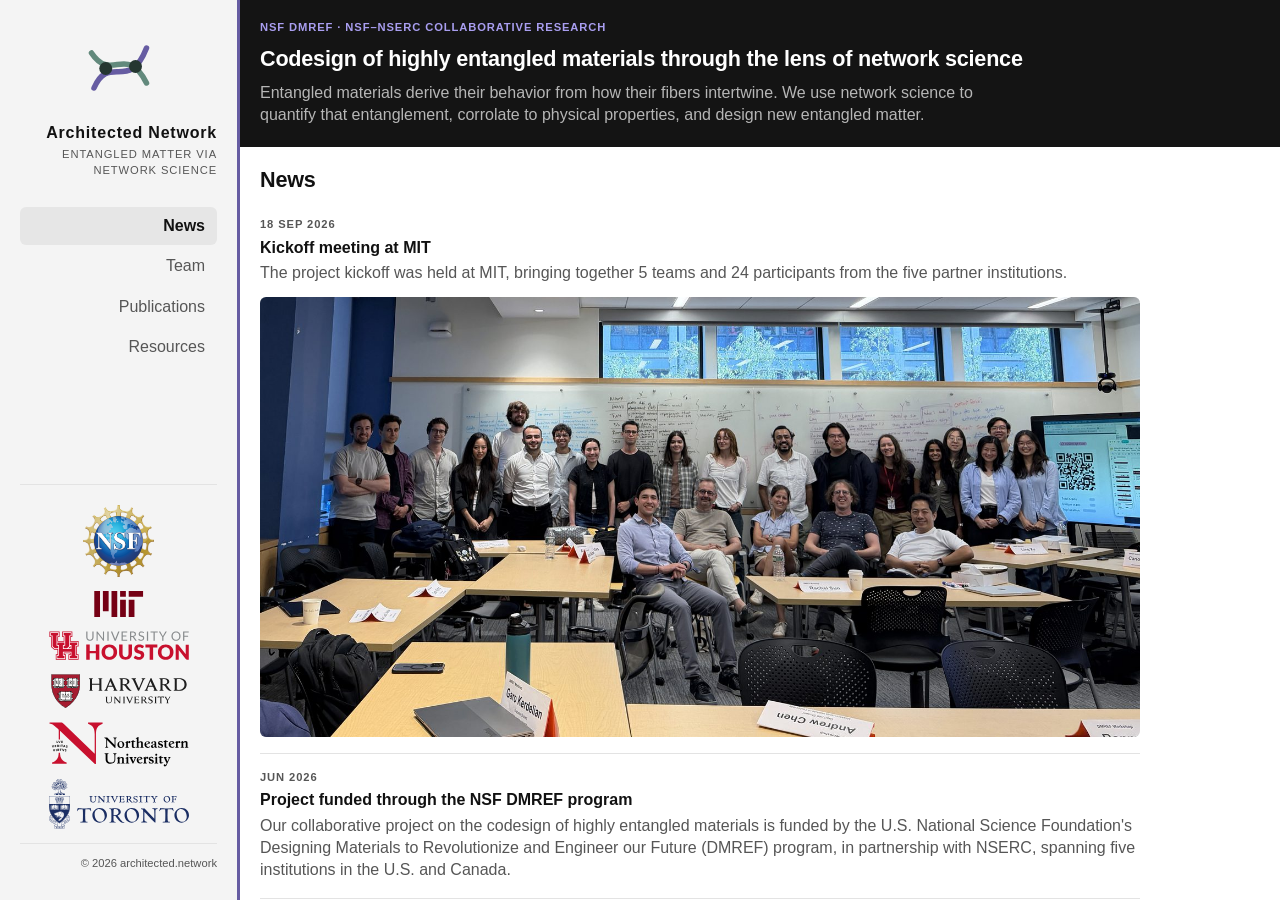
<file: index.html>
<!DOCTYPE html>
<html lang="en">
<head>
  <meta charset="UTF-8">
  <meta name="viewport" content="width=device-width, initial-scale=1.0">
  <title>Architected Network — Entangled Matter via Network Science</title>
  <meta name="description" content="An NSF DMREF / NSF–NSERC collaborative project on the codesign of highly entangled materials through the lens of network science.">
  <link rel="icon" href="assets/logo/logo.svg" type="image/svg+xml">
  <link rel="stylesheet" href="css/style.css">
</head>
<body>

  <header class="sidebar">
    <div class="sidebar-top">
      <a class="brand" href="index.html">
        <img class="brand-logo" src="assets/logo/logo.svg" alt="" width="36" height="36">
        <span>
          <span>Architected Network</span>
          <span class="brand-sub">Entangled Matter via Network Science</span>
        </span>
      </a>
      <nav class="site-nav">
        <a href="index.html" class="active">News</a>
        <a href="team.html">Team</a>
        <a href="publications.html">Publications</a>
        <a href="resources.html">Resources</a>
      </nav>
    </div>
    <footer class="site-footer">
      <div class="wrap">
        <ul class="partner-logos" aria-label="Participating institutions and funder">
          <li class="partner-logos-funder"><img src="assets/logo/nsf-logo.png" alt="U.S. National Science Foundation"></li>
          <li class="partner-logos-mit"><img src="assets/logo/MIT_logo.svg" alt="Massachusetts Institute of Technology"></li>
          <li><img src="assets/logo/University_of_Houston_logo.svg" alt="University of Houston"></li>
          <li><img src="assets/logo/Harvard_University_logo.svg" alt="Harvard University"></li>
          <li><img src="assets/logo/Northeastern_logo.svg" alt="Northeastern University"></li>
          <li><img src="assets/logo/UofT_logo.svg" alt="University of Toronto"></li>
        </ul>
        <p class="footer-meta">&copy; 2026 architected.network</p>
      </div>
    </footer>
  </header>

  <div class="page">

    <div class="hero">
      <div class="wrap">
        <span class="eyebrow">NSF DMREF &middot; NSF–NSERC Collaborative Research</span>
        <h1>Codesign of highly entangled materials through the lens of network science</h1>
        <p>
          Entangled materials derive their behavior from how their fibers intertwine. We use network science to quantify that entanglement, corrolate to physical properties, and design new entangled matter.
        </p>
      </div>
    </div>

    <main>
      <section id="news">
        <div class="wrap">
          <h2>News</h2>
          <ul class="news-list rows">
            <li>
              <p class="news-date">18 Sep 2026</p>
              <h3>Kickoff meeting at MIT</h3>
              <p>The project kickoff was held at MIT, bringing together 5 teams and 24 participants from the five partner institutions.</p>
              <figure>
                <img src="assets/news/2026-09-18-kickoff.jpg" alt="Group photo from the project kickoff meeting at MIT" width="1600" height="800" loading="lazy">
              </figure>
            </li>
            <li>
              <p class="news-date">Jun 2026</p>
              <h3>Project funded through the NSF DMREF program</h3>
              <p>
                Our collaborative project on the codesign of highly entangled materials is funded by the U.S. National Science Foundation's Designing Materials to Revolutionize and Engineer our Future (DMREF) program, in partnership with NSERC, spanning five institutions in the U.S. and Canada.
              </p>
            </li>
          </ul>
        </div>
      </section>
    </main>

  </div>

</body>
</html>
</file>
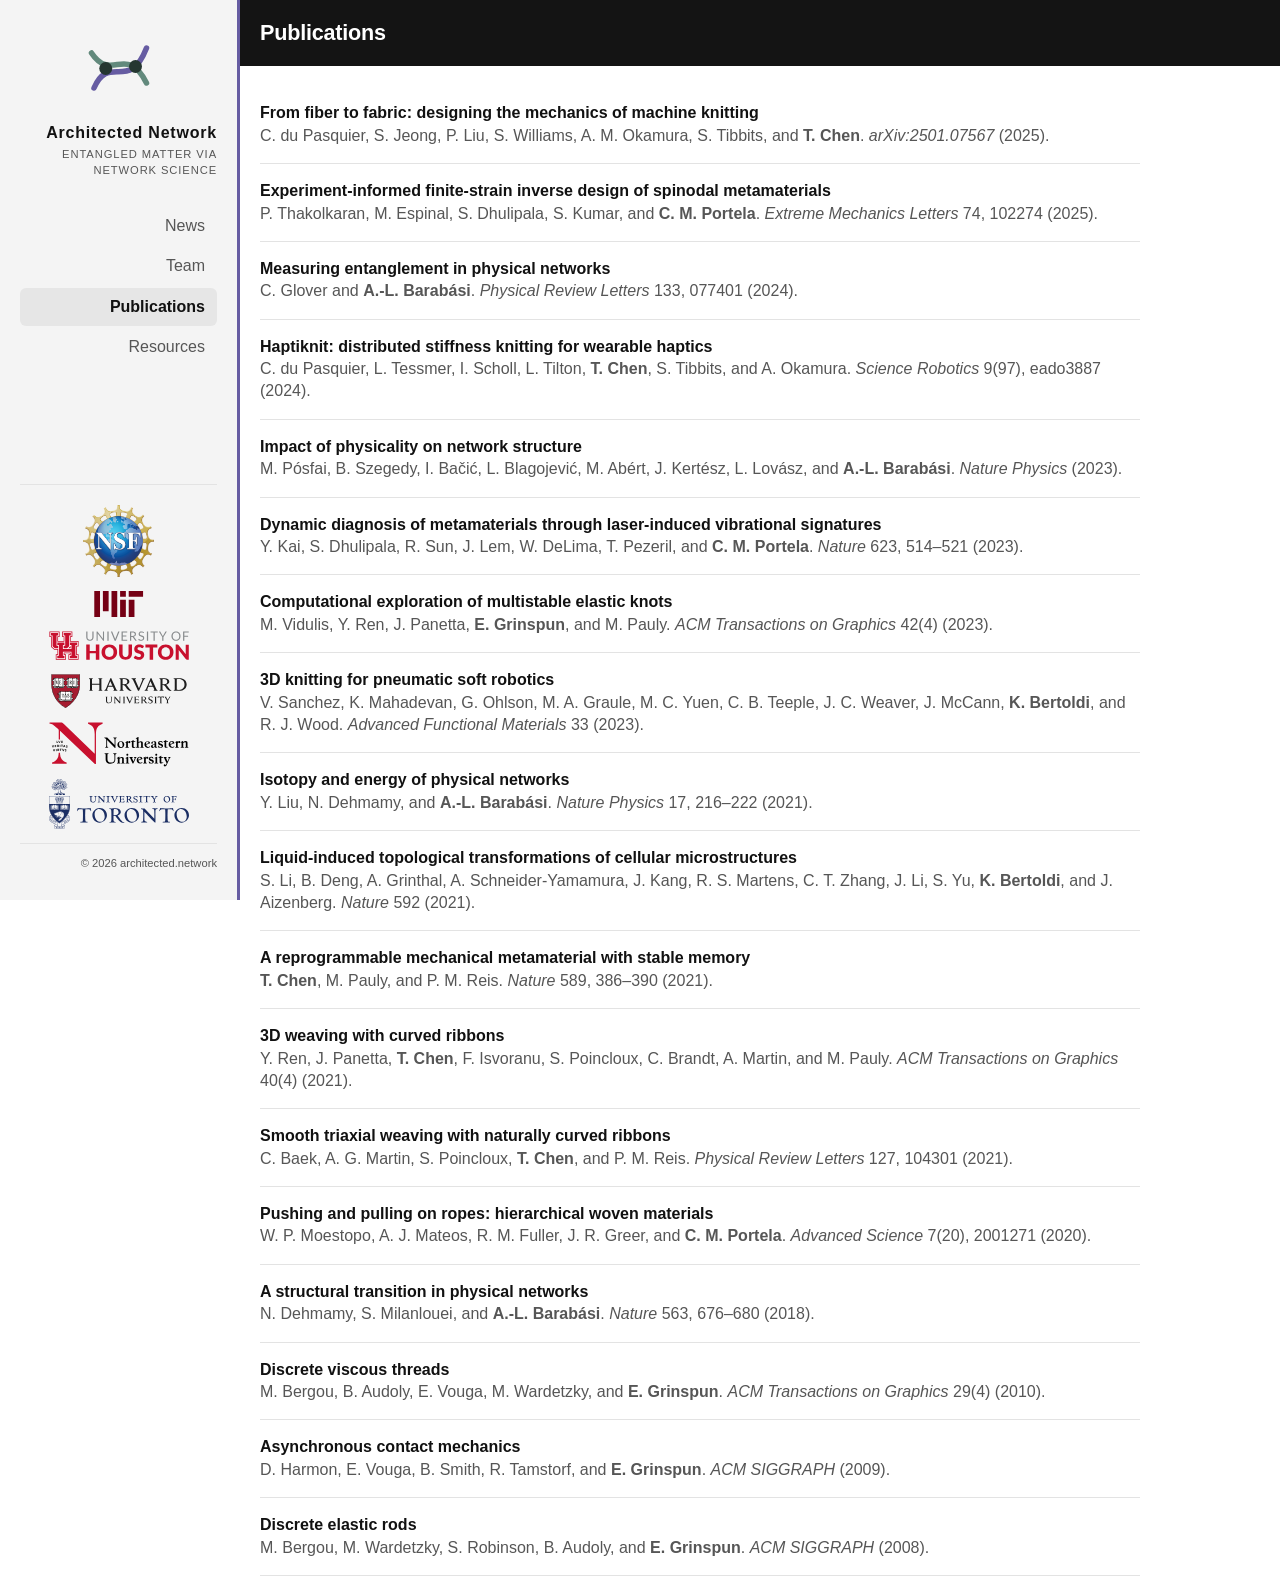
<file: publications.html>
<!DOCTYPE html>
<html lang="en">
<head>
  <meta charset="UTF-8">
  <meta name="viewport" content="width=device-width, initial-scale=1.0">
  <title>Publications — Architected Network</title>
  <meta name="description" content="Publications of the NSF DMREF project on codesign of highly entangled materials through the lens of network science.">
  <link rel="icon" href="assets/logo/logo.svg" type="image/svg+xml">
  <link rel="stylesheet" href="css/style.css">
</head>
<body>

  <header class="sidebar">
    <div class="sidebar-top">
      <a class="brand" href="index.html">
        <img class="brand-logo" src="assets/logo/logo.svg" alt="" width="36" height="36">
        <span>
          <span>Architected Network</span>
          <span class="brand-sub">Entangled Matter via Network Science</span>
        </span>
      </a>
      <nav class="site-nav">
        <a href="index.html">News</a>
        <a href="team.html">Team</a>
        <a href="publications.html" class="active">Publications</a>
        <a href="resources.html">Resources</a>
      </nav>
    </div>
    <footer class="site-footer">
      <div class="wrap">
        <ul class="partner-logos" aria-label="Participating institutions and funder">
          <li class="partner-logos-funder"><img src="assets/logo/nsf-logo.png" alt="U.S. National Science Foundation"></li>
          <li class="partner-logos-mit"><img src="assets/logo/MIT_logo.svg" alt="Massachusetts Institute of Technology"></li>
          <li><img src="assets/logo/University_of_Houston_logo.svg" alt="University of Houston"></li>
          <li><img src="assets/logo/Harvard_University_logo.svg" alt="Harvard University"></li>
          <li><img src="assets/logo/Northeastern_logo.svg" alt="Northeastern University"></li>
          <li><img src="assets/logo/UofT_logo.svg" alt="University of Toronto"></li>
        </ul>
        <p class="footer-meta">&copy; 2026 architected.network</p>
      </div>
    </footer>
  </header>

  <div class="page">

    <div class="hero">
      <div class="wrap">
        <h1>Publications</h1>
      </div>
    </div>

    <main>
      <section>
        <div class="wrap">
          <ul class="rows">
            <li>
              <span class="pub-title">From fiber to fabric: designing the mechanics of machine knitting</span>
              C. du Pasquier, S. Jeong, P. Liu, S. Williams, A. M. Okamura, S. Tibbits, and <strong>T. Chen</strong>.
              <span class="pub-venue">arXiv:2501.07567</span> (2025).
            </li>
            <li>
              <span class="pub-title">Experiment-informed finite-strain inverse design of spinodal metamaterials</span>
              P. Thakolkaran, M. Espinal, S. Dhulipala, S. Kumar, and <strong>C. M. Portela</strong>.
              <span class="pub-venue">Extreme Mechanics Letters</span> 74, 102274 (2025).
            </li>
            <li>
              <span class="pub-title">Measuring entanglement in physical networks</span>
              C. Glover and <strong>A.-L. Barabási</strong>.
              <span class="pub-venue">Physical Review Letters</span> 133, 077401 (2024).
            </li>
            <li>
              <span class="pub-title">Haptiknit: distributed stiffness knitting for wearable haptics</span>
              C. du Pasquier, L. Tessmer, I. Scholl, L. Tilton, <strong>T. Chen</strong>, S. Tibbits, and A. Okamura.
              <span class="pub-venue">Science Robotics</span> 9(97), eado3887 (2024).
            </li>
            <li>
              <span class="pub-title">Impact of physicality on network structure</span>
              M. Pósfai, B. Szegedy, I. Bačić, L. Blagojević, M. Abért, J. Kertész, L. Lovász, and <strong>A.-L. Barabási</strong>.
              <span class="pub-venue">Nature Physics</span> (2023).
            </li>
            <li>
              <span class="pub-title">Dynamic diagnosis of metamaterials through laser-induced vibrational signatures</span>
              Y. Kai, S. Dhulipala, R. Sun, J. Lem, W. DeLima, T. Pezeril, and <strong>C. M. Portela</strong>.
              <span class="pub-venue">Nature</span> 623, 514–521 (2023).
            </li>
            <li>
              <span class="pub-title">Computational exploration of multistable elastic knots</span>
              M. Vidulis, Y. Ren, J. Panetta, <strong>E. Grinspun</strong>, and M. Pauly.
              <span class="pub-venue">ACM Transactions on Graphics</span> 42(4) (2023).
            </li>
            <li>
              <span class="pub-title">3D knitting for pneumatic soft robotics</span>
              V. Sanchez, K. Mahadevan, G. Ohlson, M. A. Graule, M. C. Yuen, C. B. Teeple, J. C. Weaver, J. McCann, <strong>K. Bertoldi</strong>, and R. J. Wood.
              <span class="pub-venue">Advanced Functional Materials</span> 33 (2023).
            </li>
            <li>
              <span class="pub-title">Isotopy and energy of physical networks</span>
              Y. Liu, N. Dehmamy, and <strong>A.-L. Barabási</strong>.
              <span class="pub-venue">Nature Physics</span> 17, 216–222 (2021).
            </li>
            <li>
              <span class="pub-title">Liquid-induced topological transformations of cellular microstructures</span>
              S. Li, B. Deng, A. Grinthal, A. Schneider-Yamamura, J. Kang, R. S. Martens, C. T. Zhang, J. Li, S. Yu, <strong>K. Bertoldi</strong>, and J. Aizenberg.
              <span class="pub-venue">Nature</span> 592 (2021).
            </li>
            <li>
              <span class="pub-title">A reprogrammable mechanical metamaterial with stable memory</span>
              <strong>T. Chen</strong>, M. Pauly, and P. M. Reis.
              <span class="pub-venue">Nature</span> 589, 386–390 (2021).
            </li>
            <li>
              <span class="pub-title">3D weaving with curved ribbons</span>
              Y. Ren, J. Panetta, <strong>T. Chen</strong>, F. Isvoranu, S. Poincloux, C. Brandt, A. Martin, and M. Pauly.
              <span class="pub-venue">ACM Transactions on Graphics</span> 40(4) (2021).
            </li>
            <li>
              <span class="pub-title">Smooth triaxial weaving with naturally curved ribbons</span>
              C. Baek, A. G. Martin, S. Poincloux, <strong>T. Chen</strong>, and P. M. Reis.
              <span class="pub-venue">Physical Review Letters</span> 127, 104301 (2021).
            </li>
            <li>
              <span class="pub-title">Pushing and pulling on ropes: hierarchical woven materials</span>
              W. P. Moestopo, A. J. Mateos, R. M. Fuller, J. R. Greer, and <strong>C. M. Portela</strong>.
              <span class="pub-venue">Advanced Science</span> 7(20), 2001271 (2020).
            </li>
            <li>
              <span class="pub-title">A structural transition in physical networks</span>
              N. Dehmamy, S. Milanlouei, and <strong>A.-L. Barabási</strong>.
              <span class="pub-venue">Nature</span> 563, 676–680 (2018).
            </li>
            <li>
              <span class="pub-title">Discrete viscous threads</span>
              M. Bergou, B. Audoly, E. Vouga, M. Wardetzky, and <strong>E. Grinspun</strong>.
              <span class="pub-venue">ACM Transactions on Graphics</span> 29(4) (2010).
            </li>
            <li>
              <span class="pub-title">Asynchronous contact mechanics</span>
              D. Harmon, E. Vouga, B. Smith, R. Tamstorf, and <strong>E. Grinspun</strong>.
              <span class="pub-venue">ACM SIGGRAPH</span> (2009).
            </li>
            <li>
              <span class="pub-title">Discrete elastic rods</span>
              M. Bergou, M. Wardetzky, S. Robinson, B. Audoly, and <strong>E. Grinspun</strong>.
              <span class="pub-venue">ACM SIGGRAPH</span> (2008).
            </li>
          </ul>

        </div>
      </section>
    </main>

  </div>

</body>
</html>
</file>
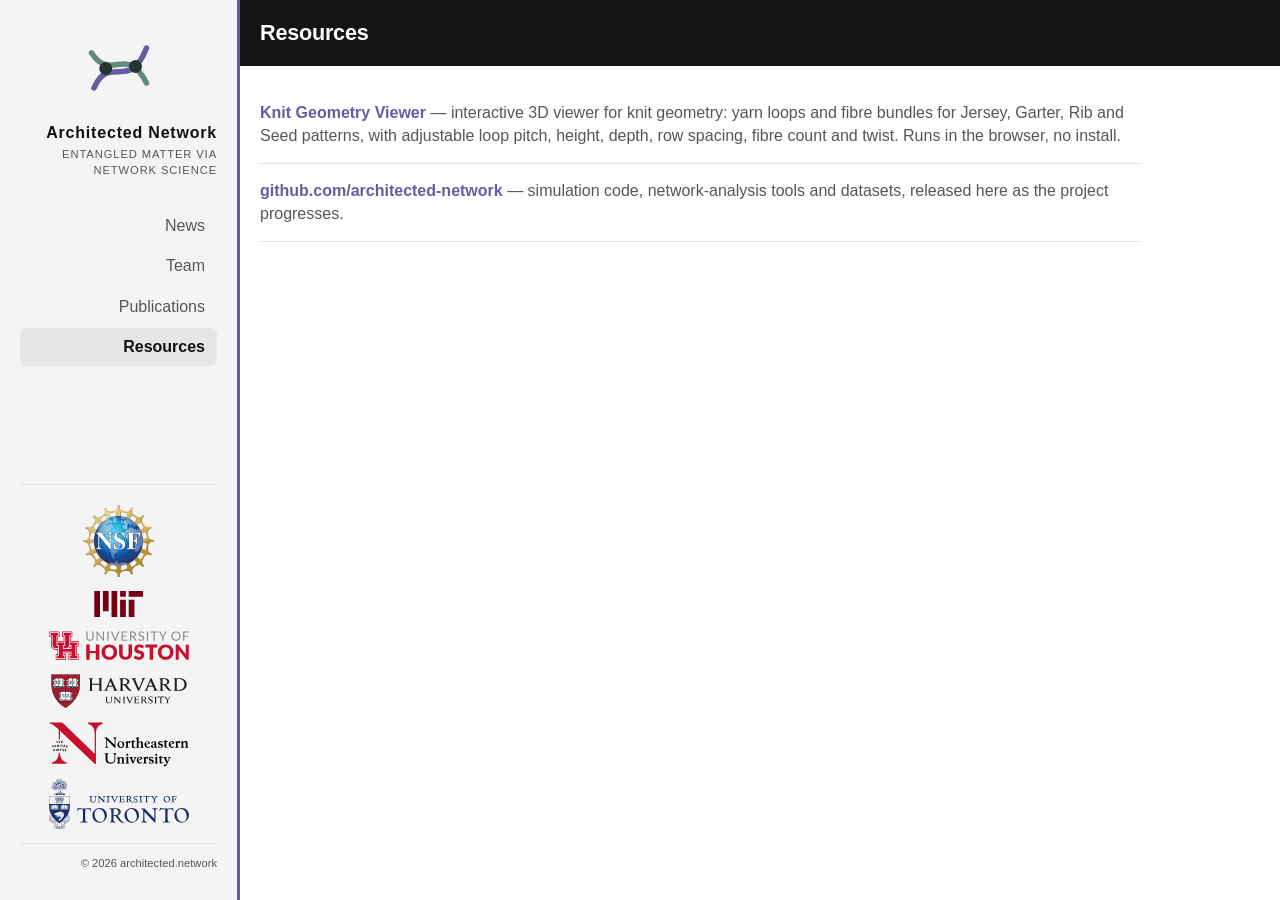
<file: resources.html>
<!DOCTYPE html>
<html lang="en">
<head>
  <meta charset="UTF-8">
  <meta name="viewport" content="width=device-width, initial-scale=1.0">
  <title>Resources — Architected Network</title>
  <meta name="description" content="Tools, code, and datasets from the NSF DMREF project on entangled matter and network science.">
  <link rel="icon" href="assets/logo/logo.svg" type="image/svg+xml">
  <link rel="stylesheet" href="css/style.css">
</head>
<body>

  <header class="sidebar">
    <div class="sidebar-top">
      <a class="brand" href="index.html">
        <img class="brand-logo" src="assets/logo/logo.svg" alt="" width="36" height="36">
        <span>
          <span>Architected Network</span>
          <span class="brand-sub">Entangled Matter via Network Science</span>
        </span>
      </a>
      <nav class="site-nav">
        <a href="index.html">News</a>
        <a href="team.html">Team</a>
        <a href="publications.html">Publications</a>
        <a href="resources.html" class="active">Resources</a>
      </nav>
    </div>
    <footer class="site-footer">
      <div class="wrap">
        <ul class="partner-logos" aria-label="Participating institutions and funder">
          <li class="partner-logos-funder"><img src="assets/logo/nsf-logo.png" alt="U.S. National Science Foundation"></li>
          <li class="partner-logos-mit"><img src="assets/logo/MIT_logo.svg" alt="Massachusetts Institute of Technology"></li>
          <li><img src="assets/logo/University_of_Houston_logo.svg" alt="University of Houston"></li>
          <li><img src="assets/logo/Harvard_University_logo.svg" alt="Harvard University"></li>
          <li><img src="assets/logo/Northeastern_logo.svg" alt="Northeastern University"></li>
          <li><img src="assets/logo/UofT_logo.svg" alt="University of Toronto"></li>
        </ul>
        <p class="footer-meta">&copy; 2026 architected.network</p>
      </div>
    </footer>
  </header>

  <div class="page">

    <div class="hero">
      <div class="wrap">
        <h1>Resources</h1>
      </div>
    </div>

    <main>
      <section>
        <div class="wrap">
          <ul class="link-list rows">
            <li>
              <a href="https://aimlab.uk/sims/knit-viewer.html" target="_blank" rel="noopener">Knit Geometry Viewer</a>
              &mdash; interactive 3D viewer for knit geometry: yarn loops and fibre bundles for
              Jersey, Garter, Rib and Seed patterns, with adjustable loop pitch, height, depth,
              row spacing, fibre count and twist. Runs in the browser, no install.
            </li>
            <li>
              <a href="https://github.com/architected-network" target="_blank" rel="noopener">github.com/architected-network</a>
              &mdash; simulation code, network-analysis tools and datasets, released here as the
              project progresses.
            </li>
          </ul>
        </div>
      </section>
    </main>

  </div>

</body>
</html>
</file>
<file: css/style.css>
/* ============================================================
   Architected Network — site styles

   A light, right-aligned sidebar on the left holds the mark, the
   nav and, pinned to its bottom, the footer. The page column to
   its right opens with the title banner. Below 820px the sidebar
   dissolves: its top block becomes a bar and the footer drops to
   the bottom of the page.

   Black and white; violet only on links, focus rings and small
   labels. Three type sizes — hierarchy comes from weight and case.
   ============================================================ */

:root {
  --fs-lg: 1.35rem;
  --fs-md: 1rem;
  --fs-sm: 0.7rem;

  --bg: #ffffff;
  --surface: #f4f4f4;
  --divider: #e3e3e3;
  --text: #000000;
  --muted: #565656;
  --heading: #111111;
  --violet: #665ca2;

  /* Dark surfaces: the title banner and the lightbox */
  --dark: #141414;
  --dark-text: #ffffff;
  --dark-muted: #b6b6b6;
  --violet-light: #a99ef0; /* violet that reads on the dark surfaces */

  --font: -apple-system, BlinkMacSystemFont, "Segoe UI", Roboto, Helvetica,
    Arial, sans-serif;
}

* {
  box-sizing: border-box;
  margin: 0;
  padding: 0;
}

html {
  scroll-behavior: smooth;
}

body {
  font-family: var(--font);
  font-size: var(--fs-md);
  line-height: 1.4;
  color: var(--text);
  background: var(--bg);
  display: grid;
  grid-template-columns: 240px minmax(0, 1fr);
  min-height: 100vh;
}

img {
  max-width: 100%;
  display: block;
}

ul {
  list-style: none;
}

a {
  color: var(--violet);
  text-decoration: none;
}

a:hover {
  text-decoration: underline;
}

:focus-visible {
  outline: 3px solid var(--violet);
  outline-offset: 2px;
}

/* ---------- Shared type roles ---------- */

h1,
h2 {
  font-size: var(--fs-lg);
  font-weight: 750;
  line-height: 1.22;
  letter-spacing: -0.01em;
  color: var(--heading);
}

h2 {
  margin-bottom: 8px;
}

/* Small uppercase labels */
.eyebrow,
.brand-sub,
.news-date,
.lb-role,
.lb-award {
  font-size: var(--fs-sm);
  letter-spacing: 0.08em;
  text-transform: uppercase;
}

.eyebrow,
.news-date,
.lb-role {
  font-weight: 700;
}

/* ---------- Sidebar (everything right-aligned) ---------- */

.sidebar {
  position: sticky;
  top: 0;
  align-self: start; /* sticky needs this inside a grid, or the item stretches */
  height: 100vh;
  overflow-y: auto;
  display: flex;
  flex-direction: column;
  padding: 28px 20px;
  background: var(--surface);
  border-right: 3px solid var(--violet);
  text-align: right;
}

.sidebar-top {
  display: flex;
  flex-direction: column;
  align-items: flex-end;
  gap: 28px;
}

.brand {
  display: flex;
  flex-direction: column;
  align-items: flex-end;
  gap: 14px;
  color: var(--heading);
  font-weight: 700;
  letter-spacing: 0.05em;
}

.brand:hover {
  text-decoration: none;
}

.brand-logo {
  width: 80px;
  height: 80px;
  align-self: center; /* the mark is centred; the text beside it stays right-aligned */
}

.brand-sub {
  display: block;
  margin-top: 3px;
  font-weight: 400;
  color: var(--muted);
}

.site-nav {
  display: flex;
  flex-direction: column;
  gap: 2px;
  align-self: stretch; /* full-width pills, text right-aligned */
}

.site-nav a {
  padding: 8px 12px;
  border-radius: 6px;
  color: var(--muted);
  font-weight: 500;
}

.site-nav a:hover,
.site-nav a.active {
  color: var(--heading);
  background: rgba(0, 0, 0, 0.06);
  text-decoration: none;
}

.site-nav a.active {
  font-weight: 650;
}

/* ---------- Footer — pinned to the bottom of the sidebar ---------- */

.site-footer {
  margin-top: auto;
  padding-top: 20px;
  border-top: 1px solid var(--divider);
  font-size: var(--fs-sm);
  color: var(--muted);
}

.site-footer .wrap {
  display: grid;
  gap: 14px;
  padding: 0;
}

/* Institution + funder marks in their own colours, never filtered.
   Several are dark, which is why they only ever sit on light surfaces. */
.partner-logos {
  display: flex;
  flex-direction: column;
  align-items: center;
  gap: 12px;
}

/* Wordmarks share one width. The MIT mark and the NSF seal are the two
   exceptions, sized by height so neither dominates. */
.partner-logos img {
  width: 140px;
  height: auto;
}

.partner-logos-mit img {
  width: auto;
  height: 30px;
}

.partner-logos-funder img {
  width: auto;
  height: 72px;
}

.footer-meta {
  padding-top: 12px;
  border-top: 1px solid var(--divider);
}

/* ---------- Page column ---------- */

.page {
  min-width: 0;
}

.wrap {
  max-width: 920px;
  padding: 20px 20px;
}

/* Title banner: dark, light text */
.hero {
  background: var(--dark);
  color: var(--dark-text);
}

.hero h1 {
  color: var(--dark-text);
}

.eyebrow {
  display: block;
  margin-bottom: 10px;
  color: var(--violet-light);
}

.hero p {
  margin-top: 10px;
  max-width: 46rem;
  color: var(--dark-muted);
}

/* ---------- Lists: news, publications, resources ---------- */

.rows > li {
  padding: 16px 0;
  border-bottom: 1px solid var(--divider);
  color: var(--muted);
}

.news-date {
  margin-bottom: 4px; /* date sits above the title */
}

.news-list h3,
.pub-title {
  font-weight: 700;
  color: var(--heading);
}

.news-list h3 {
  font-size: var(--fs-md); /* the UA default (1.17em) would be a fourth size */
  margin-bottom: 3px;
}

.news-list figure {
  margin-top: 12px;
}

/* News photos stay in colour; only portraits are greyscaled. */
.news-list figure img {
  width: 100%;
  height: auto;
  border-radius: 6px;
}

.pub-title {
  display: block;
}

.pub-venue {
  font-style: italic;
}

.link-list a {
  font-weight: 700;
}

/* ---------- Team ---------- */

.photo-grid {
  display: grid;
  grid-template-columns: repeat(auto-fill, minmax(150px, 1fr));
}

.photo {
  display: block;
  width: 100%;
  padding: 0;
  border: 0;
  background: none;
  cursor: pointer;
  overflow: hidden;
  line-height: 0;
}

/* height:auto is required — the <img> width/height attributes would
   otherwise pin the box to its pixel height and defeat aspect-ratio. */
.photo img,
.lightbox img {
  height: auto;
  aspect-ratio: 2 / 3;
  object-fit: cover;
  filter: grayscale(1);
}

.photo img {
  width: 100%;
  transition: transform 0.4s ease;
}

.photo:focus {
  outline: none;
}

.photo:hover img {
  transform: scale(1.05);
}

.lightbox {
  position: fixed;
  inset: 0;
  z-index: 50;
  display: grid;
  place-items: center;
  padding: 24px;
  overflow-y: auto;
  background: rgba(0, 0, 0, 0.93);
  color: var(--dark-muted);
}

.lightbox[hidden] {
  display: none;
}

.lightbox figure {
  display: flex;
  align-items: flex-start;
  gap: 30px;
  max-width: min(92vw, 780px);
}

.lightbox img {
  flex: none;
  width: 300px;
}

.lightbox figcaption {
  min-width: 0;
}

.lb-name {
  font-size: var(--fs-lg);
  font-weight: 750;
  color: var(--dark-text);
}

.lb-role,
.lb-inst {
  margin-top: 4px;
}

.lb-role,
.lb-award a {
  color: var(--violet-light);
}

/* Bio + award share one block, so the rule above them shows only when
   at least one has content. The script hides empty lines. */
.lb-detail {
  margin-top: 14px;
  padding-top: 14px;
  border-top: 1px solid rgba(255, 255, 255, 0.18);
}

.lb-bio {
  line-height: 1.6;
}

.lb-bio:not([hidden]) + .lb-award:not([hidden]) {
  margin-top: 10px;
}

.lightbox button {
  position: absolute;
  width: 44px;
  height: 44px;
  border: 0;
  border-radius: 50%;
  background: rgba(255, 255, 255, 0.12);
  color: var(--dark-text);
  font-size: var(--fs-lg);
  line-height: 1;
  cursor: pointer;
}

.lightbox button:hover {
  background: rgba(255, 255, 255, 0.24);
}

.lightbox-close {
  top: 18px;
  right: 22px;
}

.lightbox-nav {
  top: 50%;
  transform: translateY(-50%);
}

.lightbox-prev {
  left: 16px;
}

.lightbox-next {
  right: 16px;
}

/* ---------- Narrow screens ---------- */

/* The sidebar dissolves into its children: the top block becomes a bar
   and the footer drops to the bottom of the page. Alignment goes back
   to the left. */
@media (max-width: 820px) {
  body {
    grid-template-columns: 1fr;
  }

  .sidebar {
    display: contents;
  }

  .sidebar-top {
    flex-direction: row;
    align-items: center;
    justify-content: space-between;
    flex-wrap: wrap;
    gap: 12px 20px;
    padding: 14px 20px;
    background: var(--surface);
    border-bottom: 3px solid var(--violet);
    text-align: left;
  }

  .brand {
    flex-direction: row;
    align-items: center;
    gap: 10px;
  }

  .brand-logo {
    width: 44px;
    height: 44px;
  }

  .site-nav {
    flex-direction: row;
    gap: 4px;
    align-self: auto;
  }

  .site-nav a {
    padding: 6px 10px;
  }

  .page {
    order: 1;
  }

  .site-footer {
    order: 2;
    margin-top: 40px;
    padding-top: 0;
    background: var(--surface);
    text-align: left;
  }

  .site-footer .wrap {
    gap: 18px;
    padding: 24px 20px;
  }

  .footer-meta {
    padding-top: 16px;
  }

  .wrap {
    padding: 24px 20px;
  }
}

@media (max-width: 640px) {
  .photo-grid {
    grid-template-columns: repeat(2, 1fr); /* auto-fill would give one huge portrait per row */
  }

  .lightbox figure {
    flex-direction: column;
    gap: 18px;
  }

  .lightbox img {
    width: min(64vw, 300px);
  }
}

@media (prefers-reduced-motion: reduce) {
  .photo img {
    transition: none;
  }

  .photo:hover img {
    transform: none;
  }
}
</file>
